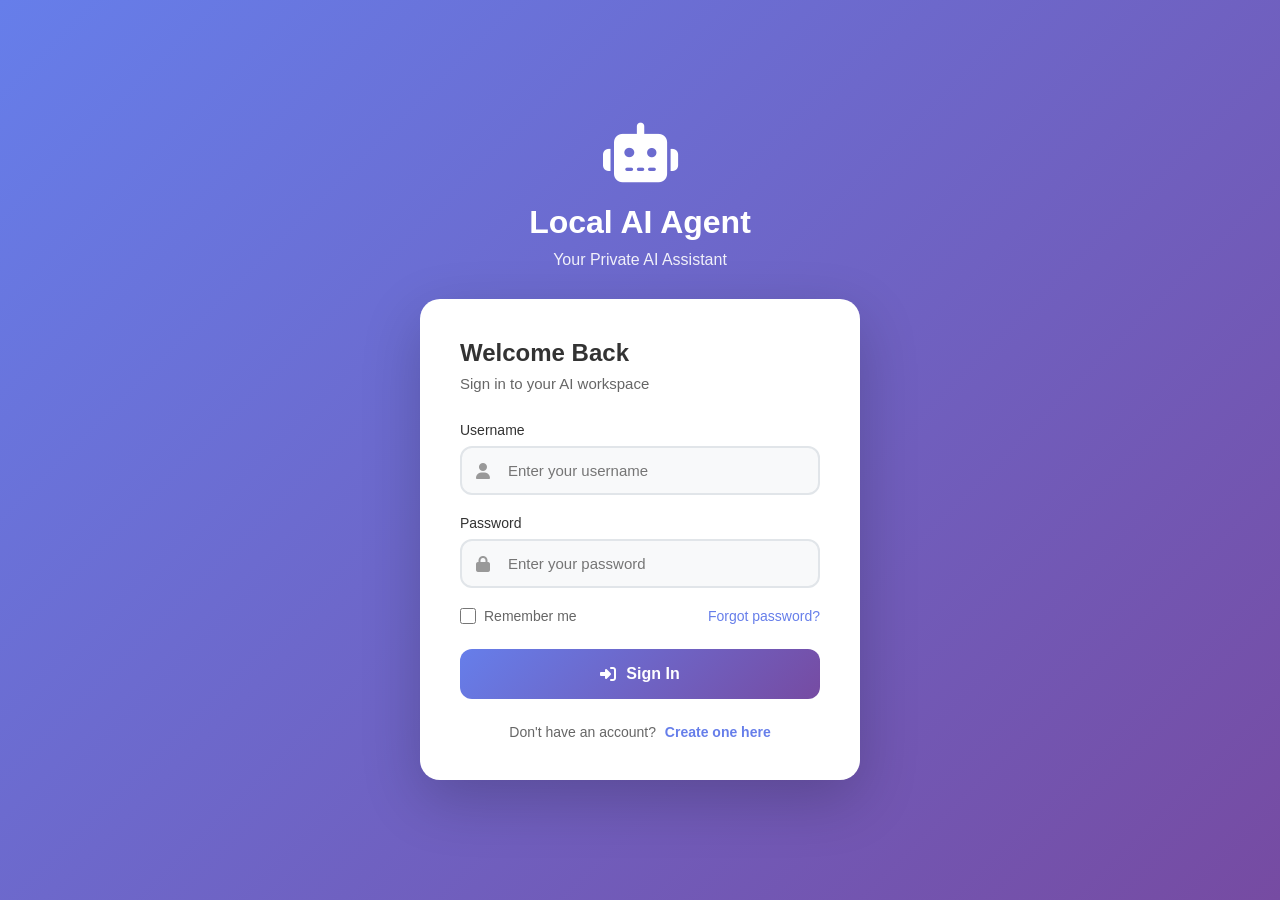
<file: frontend/chat.html>
<!DOCTYPE html>
<html lang="en">
<head>
    <meta charset="UTF-8">
    <meta name="viewport" content="width=device-width, initial-scale=1.0">
    <title>Chat - Local AI Agent</title>
    <link rel="stylesheet" href="https://cdnjs.cloudflare.com/ajax/libs/font-awesome/6.4.0/css/all.min.css">
    <style>
        * {
            margin: 0;
            padding: 0;
            box-sizing: border-box;
            font-family: -apple-system, BlinkMacSystemFont, 'Segoe UI', Roboto, sans-serif;
        }

        :root {
            --bg-primary: #1a1a1a;
            --bg-secondary: #2d2d2d;
            --bg-tertiary: #363636;
            --text-primary: #ffffff;
            --text-secondary: #b3b3b3;
            --accent: #667eea;
            --accent-dark: #5a67d8;
            --user-message: #2b3a55;
            --ai-message: #2d2d2d;
            --border: #404040;
            --sidebar-width: 260px;
            --header-height: 60px;
            --success: #10b981;
            --warning: #f59e0b;
            --error: #ef4444;
        }

        [data-theme="light"] {
            --bg-primary: #ffffff;
            --bg-secondary: #f7f7f8;
            --bg-tertiary: #ececf1;
            --text-primary: #353740;
            --text-secondary: #6e6e80;
            --accent: #667eea;
            --accent-dark: #5a67d8;
            --user-message: #e3f2fd;
            --ai-message: #f7f7f8;
            --border: #e5e5e5;
        }

        [data-theme="blue"] {
            --bg-primary: #1e3c72;
            --bg-secondary: #29539b;
            --bg-tertiary: #1e3c72;
            --text-primary: #ffffff;
            --text-secondary: #e0e0e0;
            --accent: #4facfe;
            --accent-dark: #00c6fb;
            --user-message: #2a5298;
            --ai-message: #1e3c72;
            --border: #2a5298;
        }

        [data-theme="green"] {
            --bg-primary: #1f4f43;
            --bg-secondary: #2e7d5e;
            --bg-tertiary: #1f4f43;
            --text-primary: #ffffff;
            --text-secondary: #e0e0e0;
            --accent: #4caf50;
            --accent-dark: #45a049;
            --user-message: #2e7d5e;
            --ai-message: #1f4f43;
            --border: #2e7d5e;
        }

        body {
            background: var(--bg-primary);
            color: var(--text-primary);
            height: 100vh;
            overflow: hidden;
            transition: background-color 0.3s, color 0.3s;
        }

        /* Header */
        .header {
            height: var(--header-height);
            background: var(--bg-secondary);
            border-bottom: 1px solid var(--border);
            display: flex;
            align-items: center;
            justify-content: space-between;
            padding: 0 20px;
            position: fixed;
            top: 0;
            left: 0;
            right: 0;
            z-index: 100;
        }

        .logo {
            display: flex;
            align-items: baseline;
            gap: 8px;
        }

        .logo h1 {
            font-size: 20px;
            font-weight: 600;
            background: linear-gradient(135deg, #667eea 0%, #764ba2 100%);
            -webkit-background-clip: text;
            -webkit-text-fill-color: transparent;
        }

        .logo-subtitle {
            font-size: 12px;
            color: var(--text-secondary);
        }

        .user-info {
            display: flex;
            align-items: center;
            gap: 15px;
        }

        .avatar {
            width: 35px;
            height: 35px;
            border-radius: 50%;
            background: linear-gradient(135deg, #667eea 0%, #764ba2 100%);
            display: flex;
            align-items: center;
            justify-content: center;
            font-weight: 600;
            color: white;
        }

        .settings-btn, .logout-btn {
            background: var(--bg-tertiary);
            border: 1px solid var(--border);
            color: var(--text-primary);
            padding: 8px 15px;
            border-radius: 8px;
            cursor: pointer;
            font-size: 14px;
            transition: all 0.2s;
        }

        .settings-btn:hover, .logout-btn:hover {
            background: var(--accent);
            color: white;
            border-color: var(--accent);
        }

        /* Status Bar */
        .status-bar {
            background: var(--bg-tertiary);
            padding: 5px 20px;
            display: flex;
            align-items: center;
            gap: 15px;
            font-size: 12px;
            border-bottom: 1px solid var(--border);
            position: fixed;
            top: var(--header-height);
            left: 0;
            right: 0;
            z-index: 99;
        }

        .status-indicator {
            display: flex;
            align-items: center;
            gap: 5px;
        }

        .status-dot {
            width: 8px;
            height: 8px;
            border-radius: 50%;
            animation: pulse 2s infinite;
        }

        .status-dot.online {
            background: var(--success);
            box-shadow: 0 0 5px var(--success);
        }

        .status-dot.warning {
            background: var(--warning);
            box-shadow: 0 0 5px var(--warning);
        }

        .status-dot.offline {
            background: var(--error);
            box-shadow: 0 0 5px var(--error);
        }

        @keyframes pulse {
            0% { opacity: 1; }
            50% { opacity: 0.5; }
            100% { opacity: 1; }
        }

        .status-text {
            color: var(--text-secondary);
        }

        .model-name {
            color: var(--accent);
            font-weight: 600;
            cursor: pointer;
            padding: 2px 8px;
            border-radius: 12px;
            background: var(--bg-secondary);
        }

        .model-name:hover {
            background: var(--accent);
            color: white;
        }

        /* Chat Container */
        .chat-container {
            display: flex;
            height: calc(100vh - var(--header-height) - 30px);
            margin-top: calc(var(--header-height) + 30px);
        }

        /* Sidebar */
        .chat-sidebar {
            width: var(--sidebar-width);
            background: var(--bg-secondary);
            border-right: 1px solid var(--border);
            display: flex;
            flex-direction: column;
            overflow: hidden;
        }

        .sidebar-header {
            padding: 20px;
            border-bottom: 1px solid var(--border);
            display: flex;
            justify-content: space-between;
            align-items: center;
        }

        .sidebar-header h3 {
            font-size: 16px;
            color: var(--text-secondary);
        }

        .new-chat-btn {
            background: var(--accent);
            color: white;
            border: none;
            padding: 8px 12px;
            border-radius: 6px;
            cursor: pointer;
            font-size: 13px;
            display: flex;
            align-items: center;
            gap: 5px;
            transition: all 0.2s;
        }

        .new-chat-btn:hover {
            background: var(--accent-dark);
            transform: translateY(-1px);
        }

        .files-section {
            padding: 15px;
            border-bottom: 1px solid var(--border);
        }

        .files-section h4 {
            color: var(--text-secondary);
            font-size: 14px;
            margin-bottom: 10px;
        }

        .files-list {
            max-height: 150px;
            overflow-y: auto;
        }

        .file-item {
            background: var(--bg-tertiary);
            border-radius: 6px;
            padding: 8px 12px;
            margin-bottom: 8px;
            font-size: 12px;
            display: flex;
            align-items: center;
            gap: 8px;
            color: var(--text-secondary);
            border-left: 3px solid var(--accent);
        }

        .file-item i {
            color: var(--accent);
        }

        .file-item .file-name {
            flex: 1;
            white-space: nowrap;
            overflow: hidden;
            text-overflow: ellipsis;
        }

        .file-item .file-size {
            font-size: 10px;
            opacity: 0.7;
        }

        .search-history {
            flex: 1;
            overflow-y: auto;
            padding: 15px;
        }

        .empty-search {
            text-align: center;
            color: var(--text-secondary);
            padding: 30px 0;
        }

        .empty-search i {
            font-size: 40px;
            margin-bottom: 10px;
            opacity: 0.5;
        }

        /* Main Chat Area */
        .chat-main {
            flex: 1;
            display: flex;
            flex-direction: column;
            background: var(--bg-primary);
            overflow: hidden;
        }

        .chat-header {
            padding: 20px;
            border-bottom: 1px solid var(--border);
            display: flex;
            justify-content: space-between;
            align-items: center;
        }

        .chat-title {
            font-size: 18px;
            font-weight: 500;
        }

        .action-btn {
            background: var(--bg-tertiary);
            border: 1px solid var(--border);
            color: var(--text-primary);
            padding: 6px 12px;
            border-radius: 6px;
            cursor: pointer;
            font-size: 13px;
            transition: all 0.2s;
        }

        .action-btn:hover {
            background: var(--accent);
            color: white;
            border-color: var(--accent);
        }

        .chat-messages {
            flex: 1;
            overflow-y: auto;
            padding: 20px;
            display: flex;
            flex-direction: column;
            gap: 20px;
        }

        .simple-welcome {
            text-align: center;
            padding: 60px 20px;
            color: var(--text-secondary);
            animation: fadeIn 0.5s ease;
        }

        @keyframes fadeIn {
            from { opacity: 0; transform: translateY(20px); }
            to { opacity: 1; transform: translateY(0); }
        }

        .simple-welcome-icon {
            font-size: 80px;
            margin-bottom: 20px;
            color: var(--accent);
            animation: float 3s ease-in-out infinite;
        }

        @keyframes float {
            0%, 100% { transform: translateY(0); }
            50% { transform: translateY(-10px); }
        }

        .simple-welcome-title {
            font-size: 28px;
            margin-bottom: 10px;
            color: var(--text-primary);
        }

        .simple-welcome-subtitle {
            font-size: 16px;
            opacity: 0.8;
        }

        /* Messages */
        .message {
            max-width: 80%;
            animation: slideIn 0.3s ease;
        }

        @keyframes slideIn {
            from { opacity: 0; transform: translateY(10px); }
            to { opacity: 1; transform: translateY(0); }
        }

        .user-message {
            align-self: flex-end;
        }

        .ai-message {
            align-self: flex-start;
        }

        .message-header {
            font-size: 12px;
            color: var(--text-secondary);
            margin-bottom: 4px;
            padding: 0 12px;
        }

        .message-content {
            background: var(--bg-tertiary);
            padding: 12px 16px;
            border-radius: 18px;
            color: var(--text-primary);
            line-height: 1.5;
            font-size: 14px;
            word-wrap: break-word;
        }

        .user-message .message-content {
            background: var(--accent);
            color: white;
            border-bottom-right-radius: 4px;
        }

        .ai-message .message-content {
            background: var(--bg-secondary);
            border-bottom-left-radius: 4px;
        }

        /* File Upload Preview */
        .file-preview-container {
            padding: 10px 20px 0 20px;
        }

        .file-preview {
            background: var(--bg-tertiary);
            border-radius: 8px;
            padding: 10px 15px;
            display: flex;
            align-items: center;
            gap: 12px;
            border: 1px solid var(--accent);
            animation: slideUp 0.3s ease;
        }

        .file-preview i {
            font-size: 24px;
            color: var(--accent);
        }

        .file-preview-info {
            flex: 1;
        }

        .file-preview-name {
            font-weight: 600;
            font-size: 14px;
            color: var(--text-primary);
        }

        .file-preview-size {
            font-size: 12px;
            color: var(--text-secondary);
        }

        .file-preview-remove {
            background: none;
            border: none;
            color: var(--text-secondary);
            cursor: pointer;
            font-size: 18px;
            padding: 5px;
        }

        .file-preview-remove:hover {
            color: var(--error);
        }

        /* Input Area */
        .chat-input-container {
            padding: 20px;
            border-top: 1px solid var(--border);
            background: var(--bg-secondary);
        }

        .chat-input-wrapper {
            display: flex;
            gap: 10px;
            align-items: flex-end;
            background: var(--bg-tertiary);
            border-radius: 12px;
            padding: 10px;
        }

        .chat-input {
            flex: 1;
        }

        .chat-input textarea {
            width: 100%;
            background: transparent;
            border: none;
            color: var(--text-primary);
            font-size: 14px;
            line-height: 1.5;
            max-height: 150px;
            resize: none;
            outline: none;
            padding: 8px;
        }

        .chat-input textarea::placeholder {
            color: var(--text-secondary);
        }

        .chat-input textarea:disabled {
            opacity: 0.5;
            cursor: not-allowed;
        }

        .input-buttons {
            display: flex;
            gap: 8px;
        }

        .upload-btn, .send-btn {
            background: var(--accent);
            color: white;
            border: none;
            padding: 10px 16px;
            border-radius: 8px;
            cursor: pointer;
            font-size: 14px;
            transition: all 0.2s;
        }

        .upload-btn {
            background: var(--bg-tertiary);
            color: var(--text-primary);
        }

        .upload-btn:hover:not(:disabled) {
            background: var(--accent);
            color: white;
        }

        .send-btn:hover:not(:disabled) {
            background: var(--accent-dark);
            transform: translateY(-1px);
        }

        .upload-btn:disabled, .send-btn:disabled {
            opacity: 0.5;
            cursor: not-allowed;
        }

        .input-hint {
            font-size: 12px;
            color: var(--text-secondary);
            margin-top: 6px;
            text-align: right;
        }

        /* Settings Modal */
        .settings-modal {
            position: fixed;
            top: 0;
            left: 0;
            right: 0;
            bottom: 0;
            background: rgba(0, 0, 0, 0.5);
            display: flex;
            align-items: center;
            justify-content: center;
            z-index: 1000;
            opacity: 0;
            visibility: hidden;
            transition: all 0.3s;
        }

        .settings-modal.active {
            opacity: 1;
            visibility: visible;
        }

        .settings-content {
            background: var(--bg-secondary);
            border-radius: 12px;
            width: 90%;
            max-width: 500px;
            animation: slideUp 0.3s ease;
        }

        @keyframes slideUp {
            from { transform: translateY(50px); opacity: 0; }
            to { transform: translateY(0); opacity: 1; }
        }

        .settings-header {
            padding: 20px;
            border-bottom: 1px solid var(--border);
            display: flex;
            justify-content: space-between;
            align-items: center;
        }

        .settings-title {
            font-size: 18px;
            color: var(--text-primary);
        }

        .close-settings {
            background: none;
            border: none;
            color: var(--text-secondary);
            font-size: 24px;
            cursor: pointer;
            transition: color 0.2s;
        }

        .close-settings:hover {
            color: var(--accent);
        }

        .settings-body {
            padding: 20px;
            max-height: 400px;
            overflow-y: auto;
        }

        .settings-section {
            margin-bottom: 25px;
        }

        .setting-label {
            display: block;
            margin-bottom: 10px;
            color: var(--text-primary);
            font-size: 14px;
            font-weight: 600;
        }

        /* Theme Toggle Buttons */
        .theme-buttons {
            display: flex;
            gap: 10px;
            flex-wrap: wrap;
        }

        .theme-btn {
            flex: 1;
            min-width: 80px;
            padding: 10px;
            border: 1px solid var(--border);
            background: var(--bg-tertiary);
            color: var(--text-primary);
            border-radius: 8px;
            cursor: pointer;
            font-size: 13px;
            transition: all 0.2s;
            display: flex;
            align-items: center;
            justify-content: center;
            gap: 5px;
        }

        .theme-btn:hover {
            background: var(--accent);
            color: white;
            border-color: var(--accent);
        }

        .theme-btn.active {
            background: var(--accent);
            color: white;
            border-color: var(--accent);
        }

        .theme-btn i {
            font-size: 14px;
        }

        /* Model Select */
        .model-select {
            width: 100%;
            padding: 12px;
            background: var(--bg-tertiary);
            border: 1px solid var(--border);
            color: var(--text-primary);
            border-radius: 8px;
            font-size: 14px;
            cursor: pointer;
            margin-bottom: 10px;
        }

        .model-select option {
            background: var(--bg-secondary);
        }

        .refresh-models-btn {
            background: var(--bg-tertiary);
            border: 1px solid var(--border);
            color: var(--text-primary);
            padding: 10px;
            border-radius: 8px;
            cursor: pointer;
            font-size: 13px;
            display: flex;
            align-items: center;
            justify-content: center;
            gap: 5px;
            width: 100%;
            transition: all 0.2s;
        }

        .refresh-models-btn:hover {
            background: var(--accent);
            color: white;
            border-color: var(--accent);
        }

        .current-model-info {
            margin-top: 10px;
            padding: 10px;
            background: var(--bg-tertiary);
            border-radius: 8px;
            font-size: 12px;
            color: var(--text-secondary);
            border-left: 3px solid var(--accent);
        }

        .settings-footer {
            padding: 20px;
            border-top: 1px solid var(--border);
            display: flex;
            justify-content: flex-end;
            gap: 10px;
        }

        .save-btn, .cancel-btn {
            padding: 8px 16px;
            border-radius: 6px;
            border: none;
            cursor: pointer;
            font-size: 14px;
            transition: all 0.2s;
        }

        .save-btn {
            background: var(--accent);
            color: white;
        }

        .save-btn:hover {
            background: var(--accent-dark);
        }

        .cancel-btn {
            background: var(--bg-tertiary);
            color: var(--text-primary);
            border: 1px solid var(--border);
        }

        .cancel-btn:hover {
            background: var(--border);
        }

        /* Loading indicator */
        .loading-dots {
            display: inline-flex;
            gap: 4px;
            padding: 12px 16px;
            background: var(--bg-secondary);
            border-radius: 18px;
            border-bottom-left-radius: 4px;
        }

        .loading-dots span {
            width: 8px;
            height: 8px;
            background: var(--text-secondary);
            border-radius: 50%;
            animation: bounce 1.4s infinite ease-in-out both;
        }

        .loading-dots span:nth-child(1) { animation-delay: -0.32s; }
        .loading-dots span:nth-child(2) { animation-delay: -0.16s; }

        @keyframes bounce {
            0%, 80%, 100% { transform: scale(0); }
            40% { transform: scale(1); }
        }

        /* Scrollbar */
        ::-webkit-scrollbar {
            width: 8px;
            height: 8px;
        }

        ::-webkit-scrollbar-track {
            background: var(--bg-tertiary);
        }

        ::-webkit-scrollbar-thumb {
            background: var(--border);
            border-radius: 4px;
        }

        ::-webkit-scrollbar-thumb:hover {
            background: var(--accent);
        }

        /* Notification styles */
        .notification {
            position: fixed;
            top: 100px;
            right: 20px;
            padding: 15px 20px;
            border-radius: 12px;
            background: var(--bg-secondary);
            box-shadow: 0 10px 30px rgba(0,0,0,0.15);
            display: flex;
            align-items: center;
            gap: 12px;
            z-index: 1000;
            max-width: 350px;
            animation: slideIn 0.3s ease;
            border-left: 4px solid;
        }

        .notification.hidden {
            animation: slideOut 0.3s ease forwards;
        }

        @keyframes slideOut {
            from { transform: translateX(0); opacity: 1; }
            to { transform: translateX(100px); opacity: 0; }
        }

        .notification-icon {
            width: 36px;
            height: 36px;
            border-radius: 50%;
            display: flex;
            align-items: center;
            justify-content: center;
            font-size: 16px;
            flex-shrink: 0;
        }

        .notification.success { border-left-color: var(--success); }
        .notification.success .notification-icon { background: var(--success); color: white; }
        .notification.error { border-left-color: var(--error); }
        .notification.error .notification-icon { background: var(--error); color: white; }
        .notification.warning { border-left-color: var(--warning); }
        .notification.warning .notification-icon { background: var(--warning); color: white; }
        .notification.info { border-left-color: var(--accent); }
        .notification.info .notification-icon { background: var(--accent); color: white; }

        .notification-content {
            flex: 1;
        }

        .notification-content strong {
            display: block;
            margin-bottom: 4px;
            color: var(--text-primary);
        }

        .notification-content p {
            color: var(--text-secondary);
            font-size: 14px;
            line-height: 1.4;
        }

        .close-notification {
            background: none;
            border: none;
            color: var(--text-secondary);
            cursor: pointer;
            padding: 4px;
            font-size: 18px;
        }

        .close-notification:hover {
            color: var(--text-primary);
        }

        /* Debug Panel */
        .debug-panel {
            position: fixed;
            bottom: 20px;
            left: 20px;
            background: var(--bg-secondary);
            border: 1px solid var(--border);
            border-radius: 8px;
            padding: 10px;
            font-size: 11px;
            color: var(--text-secondary);
            max-width: 300px;
            display: none;
            z-index: 1000;
        }

        .debug-panel.visible {
            display: block;
        }

        .debug-panel pre {
            margin: 5px 0 0;
            white-space: pre-wrap;
            font-family: monospace;
        }

        .debug-toggle {
            position: fixed;
            bottom: 20px;
            right: 20px;
            background: var(--bg-tertiary);
            border: 1px solid var(--border);
            color: var(--text-secondary);
            width: 30px;
            height: 30px;
            border-radius: 50%;
            display: flex;
            align-items: center;
            justify-content: center;
            cursor: pointer;
            font-size: 12px;
            z-index: 1000;
            opacity: 0.5;
            transition: opacity 0.2s;
        }

        .debug-toggle:hover {
            opacity: 1;
        }

        /* Responsive */
        @media (max-width: 768px) {
            .chat-sidebar {
                position: fixed;
                left: -260px;
                transition: left 0.3s;
                z-index: 90;
            }
            
            .chat-sidebar.active {
                left: 0;
            }
            
            .message {
                max-width: 90%;
            }
        }
    </style>
</head>
<body data-theme="dark">
    <div id="notificationContainer"></div>

    <!-- HEADER -->
    <header class="header">
        <div class="logo">
            <h1>Local AI Agent</h1>
            <span class="logo-subtitle"></span>
        </div>
        <div class="user-info">
            <div class="avatar" id="userAvatar">U</div>
            <button class="settings-btn" id="settingsBtn"><i class="fas fa-cog"></i></button>
            <button class="logout-btn" id="logoutBtn">Logout</button>
        </div>
    </header>

    <!-- STATUS BAR -->
    <div class="status-bar" id="statusBar">
        <div class="status-indicator">
            <div class="status-dot offline" id="statusDot"></div>
            <span class="status-text" id="statusText">Checking Ollama...</span>
        </div>
        <div class="status-indicator">
            <i class="fas fa-microchip"></i>
            <span class="model-name" id="modelName" title="Click to change model in settings">qwen2.5:0.5b</span>
        </div>
    </div>

    <!-- CHAT CONTAINER -->
    <div class="chat-container">
        <!-- SIDEBAR -->
        <aside class="chat-sidebar">
            <div class="sidebar-header">
                <h3>History</h3>
                <button class="new-chat-btn" id="newChatBtn"><i class="fas fa-plus"></i> New Chat</button>
            </div>
            
            <!-- Uploaded Files Section -->
            <div class="files-section">
                <h4><i class="fas fa-file-alt"></i> Uploaded Files</h4>
                <div class="files-list" id="filesList">
                    <div class="empty-search" style="padding: 10px;">
                        <i class="fas fa-cloud-upload-alt"></i>
                        <p style="font-size: 12px;">No files uploaded</p>
                    </div>
                </div>
            </div>
            
            <div class="search-history" id="historyList">
                <div class="empty-search">
                    <i class="fas fa-clock"></i>
                    <p>No chats yet</p>
                    <p style="font-size: 12px; margin-top: 10px;">Start a conversation to see history</p>
                </div>
            </div>
        </aside>

        <!-- MAIN CHAT -->
        <main class="chat-main">
            <div class="chat-header">
                <h2 class="chat-title">Welcome, <span id="usernameDisplay">User</span>!</h2>
                <div class="chat-actions">
                    <button class="action-btn" id="clearChatBtn">Clear</button>
                </div>
            </div>
            
            <!-- File Upload Preview (appears when file is selected) -->
            <div class="file-preview-container" id="filePreviewContainer" style="display: none;">
                <div class="file-preview" id="filePreview">
                    <i class="fas fa-file-alt"></i>
                    <div class="file-preview-info">
                        <div class="file-preview-name" id="filePreviewName">filename.txt</div>
                        <div class="file-preview-size" id="filePreviewSize">0 KB</div>
                    </div>
                    <button class="file-preview-remove" id="filePreviewRemove" title="Remove file">
                        <i class="fas fa-times"></i>
                    </button>
                </div>
            </div>
            
            <div class="chat-messages" id="chatMessages">
                <div class="simple-welcome">
                    <div class="simple-welcome-icon"><i class="fas fa-robot"></i></div>
                    <h3 class="simple-welcome-title">Hello!</h3>
                    <p class="simple-welcome-subtitle">Start a conversation by typing below.</p>
                </div>
            </div>
            <div class="chat-input-container">
                <div class="chat-input-wrapper">
                    <div class="chat-input">
                        <textarea id="messageInput" placeholder="Type a message..." rows="1" disabled></textarea>
                    </div>
                    <div class="input-buttons">
                        <button class="upload-btn" id="uploadBtn" disabled><i class="fas fa-file-upload"></i></button>
                        <button class="send-btn" id="sendBtn" disabled>Send</button>
                    </div>
                </div>
                <div class="input-hint">Press Enter to send your message</div>
            </div>
        </main>
    </div>

    <!-- File Upload Input -->
    <input type="file" id="fileInput" style="display: none;" accept=".txt,.pdf,.docx">

    <!-- SETTINGS MODAL -->
    <div class="settings-modal" id="settingsModal">
        <div class="settings-content">
            <div class="settings-header">
                <h2 class="settings-title">Settings</h2>
                <button class="close-settings" id="closeSettingsBtn">&times;</button>
            </div>
            <div class="settings-body">
                <!-- Theme Selection with Buttons -->
                <div class="settings-section">
                    <label class="setting-label">Theme:</label>
                    <div class="theme-buttons">
                        <button class="theme-btn" data-theme="dark" id="themeDarkBtn">
                            <i class="fas fa-moon"></i> Dark
                        </button>
                        <button class="theme-btn" data-theme="light" id="themeLightBtn">
                            <i class="fas fa-sun"></i> Light
                        </button>
                        <button class="theme-btn" data-theme="blue" id="themeBlueBtn">
                            <i class="fas fa-water"></i> Blue
                        </button>
                        <button class="theme-btn" data-theme="green" id="themeGreenBtn">
                            <i class="fas fa-leaf"></i> Green
                        </button>
                    </div>
                </div>

                <!-- Model Selection -->
                <div class="settings-section">
                    <label class="setting-label">Model:</label>
                    <select class="model-select" id="modelSelect">
                        <option value="">Loading models...</option>
                    </select>
                    <button class="refresh-models-btn" id="refreshModelsBtn">
                        <i class="fas fa-sync-alt"></i> Refresh Models
                    </button>
                    <div class="current-model-info" id="currentModelInfo">
                        Current: <span id="currentModelName">qwen2.5:0.5b</span>
                    </div>
                </div>

                <!-- Uploaded Files Info -->
                <div class="settings-section">
                    <label class="setting-label">Uploaded Files:</label>
                    <div id="settingsFilesList" style="max-height: 100px; overflow-y: auto;">
                        <p style="color: var(--text-secondary); font-size: 12px;">No files uploaded</p>
                    </div>
                </div>
            </div>
            <div class="settings-footer">
                <button class="save-btn" id="saveSettingsBtn">Save</button>
                <button class="cancel-btn" id="cancelSettingsBtn">Cancel</button>
            </div>
        </div>
    </div>

    <!-- DEBUG PANEL -->
    <div class="debug-panel" id="debugPanel">
        <strong>Debug Info</strong>
        <pre id="debugContent">Loading...</pre>
    </div>
    <div class="debug-toggle" id="debugToggle" title="Toggle Debug Panel">🐛</div>

    <script>
        // ==================== GLOBAL VARIABLES ====================
        let ollamaStatus = {
            running: false,
            modelAvailable: false,
            models: [],
            currentModel: 'qwen2.5:0.5b',
            error: null
        };
        let debugMode = false;
        let uploadedFiles = [];
        let currentFile = null;

        // ==================== NOTIFICATION SYSTEM ====================
        function showNotification(message, type = 'info', duration = 4000) {
            const container = document.getElementById('notificationContainer');
            const id = 'n-' + Date.now();
            const icons = {
                success: '✓',
                error: '✗',
                warning: '⚠️',
                info: '🤖'
            };
            
            const notification = document.createElement('div');
            notification.id = id;
            notification.className = `notification ${type}`;
            notification.innerHTML = `
                <div class="notification-icon">${icons[type] || icons.info}</div>
                <div class="notification-content">
                    <strong>${type.toUpperCase()}</strong>
                    <p>${message}</p>
                </div>
                <button class="close-notification" onclick="closeNotification('${id}')">×</button>
            `;
            
            container.appendChild(notification);
            
            if (duration > 0) {
                setTimeout(() => closeNotification(id), duration);
            }
        }

        function closeNotification(id) {
            const notification = document.getElementById(id);
            if (notification) {
                notification.classList.add('hidden');
                setTimeout(() => notification.remove(), 300);
            }
        }

        // ==================== DEBUG FUNCTIONS ====================
        function toggleDebug() {
            debugMode = !debugMode;
            const panel = document.getElementById('debugPanel');
            panel.classList.toggle('visible', debugMode);
            if (debugMode) {
                updateDebugInfo();
            }
        }

        async function updateDebugInfo() {
            if (!debugMode) return;
            
            const debugContent = document.getElementById('debugContent');
            const info = {
                auth: {
                    isLoggedIn: localStorage.getItem('isLoggedIn'),
                    username: localStorage.getItem('username'),
                    userId: localStorage.getItem('userId')
                },
                ollama: ollamaStatus,
                uploadedFiles: uploadedFiles,
                currentFile: currentFile,
                theme: document.body.getAttribute('data-theme'),
                timestamp: new Date().toISOString()
            };
            
            debugContent.textContent = JSON.stringify(info, null, 2);
        }

        // ==================== AUTHENTICATION ====================
        function checkAuth() {
            const isLoggedIn = localStorage.getItem('isLoggedIn');
            const username = localStorage.getItem('username');
            const userId = localStorage.getItem('userId');
            
            console.log('Auth check:', { isLoggedIn, username, userId });
            
            if (!isLoggedIn || !username) {
                console.log('Not logged in, redirecting to login');
                window.location.href = 'login.html';
                return false;
            }
            
            document.getElementById('usernameDisplay').textContent = username;
            document.getElementById('userAvatar').textContent = username.charAt(0).toUpperCase();
            return true;
        }

        // ==================== FILE UPLOAD HANDLING ====================
        function formatFileSize(bytes) {
            if (bytes === 0) return '0 Bytes';
            const k = 1024;
            const sizes = ['Bytes', 'KB', 'MB', 'GB'];
            const i = Math.floor(Math.log(bytes) / Math.log(k));
            return parseFloat((bytes / Math.pow(k, i)).toFixed(2)) + ' ' + sizes[i];
        }

        function showFilePreview(file) {
            const previewContainer = document.getElementById('filePreviewContainer');
            const previewName = document.getElementById('filePreviewName');
            const previewSize = document.getElementById('filePreviewSize');
            
            previewName.textContent = file.name;
            previewSize.textContent = formatFileSize(file.size);
            previewContainer.style.display = 'block';
            
            currentFile = file;
            updateDebugInfo();
        }

        function hideFilePreview() {
            document.getElementById('filePreviewContainer').style.display = 'none';
            document.getElementById('fileInput').value = '';
            currentFile = null;
            updateDebugInfo();
        }

        function addFileToList(file) {
            uploadedFiles.push({
                name: file.name,
                size: file.size,
                type: file.type,
                uploadedAt: new Date().toISOString()
            });
            
            updateFilesList();
            updateDebugInfo();
        }

        function updateFilesList() {
            const filesList = document.getElementById('filesList');
            const settingsFilesList = document.getElementById('settingsFilesList');
            
            if (uploadedFiles.length === 0) {
                filesList.innerHTML = `
                    <div class="empty-search" style="padding: 10px;">
                        <i class="fas fa-cloud-upload-alt"></i>
                        <p style="font-size: 12px;">No files uploaded</p>
                    </div>
                `;
                settingsFilesList.innerHTML = '<p style="color: var(--text-secondary); font-size: 12px;">No files uploaded</p>';
                return;
            }
            
            // Update sidebar files list
            filesList.innerHTML = uploadedFiles.map(file => `
                <div class="file-item">
                    <i class="fas fa-file-alt"></i>
                    <span class="file-name">${file.name}</span>
                    <span class="file-size">${formatFileSize(file.size)}</span>
                </div>
            `).join('');
            
            // Update settings files list
            settingsFilesList.innerHTML = uploadedFiles.map(file => `
                <div style="padding: 5px; border-bottom: 1px solid var(--border); font-size: 12px;">
                    <i class="fas fa-file" style="color: var(--accent); margin-right: 5px;"></i>
                    ${file.name} (${formatFileSize(file.size)})
                </div>
            `).join('');
        }

        async function handleFileUpload() {
            const fileInput = document.getElementById('fileInput');
            const file = fileInput.files[0];
            if (!file) return;

            // Show preview immediately
            showFilePreview(file);

            const formData = new FormData();
            formData.append('file', file);

            try {
                showNotification('Uploading file...', 'info');
                
                const userId = localStorage.getItem('userId');
                
                const response = await fetch('/api/upload', {
                    method: 'POST',
                    headers: {
                        'X-USER-ID': userId
                    },
                    body: formData
                });

                const data = await response.json();
                
                if (data.success) {
                    addFileToList(file);
                    showNotification(`File "${file.name}" uploaded successfully!`, 'success');
                } else {
                    showNotification(data.error || 'Upload failed', 'error');
                    hideFilePreview();
                }
            } catch (err) {
                console.error('Upload error:', err);
                showNotification('Upload failed: ' + err.message, 'error');
                hideFilePreview();
            }
        }

        // ==================== OLLAMA STATUS CHECK ====================
        async function checkOllamaStatus() {
            updateDebugInfo();
            
            try {
                const response = await fetch('/api/check-ollama');
                const data = await response.json();
                
                ollamaStatus = {
                    running: data.ollama_running || false,
                    modelAvailable: data.model_available || false,
                    models: data.models || [],
                    currentModel: data.current_model || ollamaStatus.currentModel,
                    error: data.error || null
                };
                
                updateStatusUI(data);
                updateModelSelect();
                updateDebugInfo();
                
                return ollamaStatus;
            } catch (err) {
                console.error('Error checking Ollama:', err);
                
                ollamaStatus = {
                    running: false,
                    modelAvailable: false,
                    models: [],
                    currentModel: ollamaStatus.currentModel,
                    error: err.message
                };
                
                updateStatusUI({ ollama_running: false, error: err.message });
                updateModelSelect();
                updateDebugInfo();
                
                return ollamaStatus;
            }
        }

        function updateStatusUI(data) {
            const statusDot = document.getElementById('statusDot');
            const statusText = document.getElementById('statusText');
            const modelName = document.getElementById('modelName');
            const messageInput = document.getElementById('messageInput');
            const sendBtn = document.getElementById('sendBtn');
            const uploadBtn = document.getElementById('uploadBtn');
            
            if (data.ollama_running && data.model_available) {
                // Everything is working
                statusDot.className = 'status-dot online';
                statusText.textContent = 'Connected';
                modelName.textContent = data.current_model || ollamaStatus.currentModel;
                
                // Enable inputs
                messageInput.disabled = false;
                sendBtn.disabled = false;
                uploadBtn.disabled = false;
                
            } else if (data.ollama_running && !data.model_available) {
                // Ollama running but model missing
                statusDot.className = 'status-dot warning';
                statusText.textContent = 'Model Missing';
                modelName.textContent = 'Run: ollama pull ' + ollamaStatus.currentModel;
                
                // Disable inputs
                messageInput.disabled = true;
                sendBtn.disabled = true;
                uploadBtn.disabled = true;
                
                showNotification(`⚠️ Model ${ollamaStatus.currentModel} not found. Please run: ollama pull ${ollamaStatus.currentModel}`, 'warning', 8000);
                
            } else {
                // Ollama not running
                statusDot.className = 'status-dot offline';
                statusText.textContent = 'Ollama Offline';
                modelName.textContent = 'Start: ollama serve';
                
                // Disable inputs
                messageInput.disabled = true;
                sendBtn.disabled = true;
                uploadBtn.disabled = true;
                
                showNotification('⚠️ Ollama is not running. Please start it with: ollama serve', 'error', 8000);
            }
        }

        // ==================== MODEL MANAGEMENT ====================
        function updateModelSelect() {
            const modelSelect = document.getElementById('modelSelect');
            const currentModelName = document.getElementById('currentModelName');
            
            if (!ollamaStatus.models || ollamaStatus.models.length === 0) {
                modelSelect.innerHTML = '<option value="">No models available</option>';
                return;
            }
            
            modelSelect.innerHTML = ollamaStatus.models.map(model => 
                `<option value="${model}" ${model === ollamaStatus.currentModel ? 'selected' : ''}>${model}</option>`
            ).join('');
            
            currentModelName.textContent = ollamaStatus.currentModel;
        }

        async function refreshModels() {
            showNotification('Refreshing models...', 'info');
            await checkOllamaStatus();
        }

        async function changeModel(modelName) {
            if (!modelName) return;
            
            // Update current model
            ollamaStatus.currentModel = modelName;
            localStorage.setItem('selectedModel', modelName);
            
            // Update UI
            document.getElementById('modelName').textContent = modelName;
            document.getElementById('currentModelName').textContent = modelName;
            
            // Check if model is available
            if (ollamaStatus.models.includes(modelName)) {
                ollamaStatus.modelAvailable = true;
                showNotification(`Model changed to ${modelName}`, 'success');
            } else {
                ollamaStatus.modelAvailable = false;
                showNotification(`Model ${modelName} not found. Please pull it first.`, 'warning');
            }
            
            // Update status
            updateStatusUI({
                ollama_running: ollamaStatus.running,
                model_available: ollamaStatus.modelAvailable,
                current_model: modelName
            });
            
            updateDebugInfo();
        }

        // ==================== CHAT FUNCTIONS ====================
        function autoResizeTextarea() {
            const textarea = document.getElementById('messageInput');
            textarea.addEventListener('input', function() {
                this.style.height = 'auto';
                this.style.height = (this.scrollHeight) + 'px';
            });
        }

        async function sendMessage() {
            const textarea = document.getElementById('messageInput');
            const text = textarea.value.trim();
            
            if (!text) return;
            if (!ollamaStatus.running || !ollamaStatus.modelAvailable) {
                showNotification('Cannot send message: Ollama is not ready', 'error');
                return;
            }

            // Remove welcome message if present
            const welcome = document.querySelector('.simple-welcome');
            if (welcome) welcome.remove();

            // Add user message
            addMessage(text, 'user');
            textarea.value = '';
            textarea.style.height = 'auto';
            
            // Scroll to bottom
            const chatMessages = document.getElementById('chatMessages');
            chatMessages.scrollTop = chatMessages.scrollHeight;

            // Show loading indicator
            const loadingId = showLoadingIndicator();

            try {
                const userId = localStorage.getItem('userId');
                
                const response = await fetch('/api/chat', {
                    method: 'POST',
                    headers: {
                        'Content-Type': 'application/json',
                        'X-USER-ID': userId
                    },
                    body: JSON.stringify({ 
                        message: text,
                        model: ollamaStatus.currentModel 
                    })
                });

                // Remove loading indicator
                removeLoadingIndicator(loadingId);

                const data = await response.json();
                
                if (data.success) {
                    addMessage(data.response, 'ai');
                } else {
                    addMessage('Error: ' + (data.error || 'Could not get response'), 'ai');
                    showNotification(data.error || 'Failed to get response', 'error');
                }
            } catch (err) {
                // Remove loading indicator
                removeLoadingIndicator(loadingId);
                
                console.error('Chat error:', err);
                addMessage('Error: Could not connect to server. Make sure the backend is running.', 'ai');
                showNotification('Connection error. Make sure backend is running on port 8080', 'error');
            }

            chatMessages.scrollTop = chatMessages.scrollHeight;
            updateDebugInfo();
        }

        function showLoadingIndicator() {
            const chatMessages = document.getElementById('chatMessages');
            const loadingDiv = document.createElement('div');
            loadingDiv.className = 'message ai-message loading-message';
            loadingDiv.id = 'loading-' + Date.now();
            loadingDiv.innerHTML = `
                <div class="message-header">AI</div>
                <div class="loading-dots">
                    <span></span>
                    <span></span>
                    <span></span>
                </div>
            `;
            chatMessages.appendChild(loadingDiv);
            chatMessages.scrollTop = chatMessages.scrollHeight;
            return loadingDiv.id;
        }

        function removeLoadingIndicator(id) {
            const loading = document.getElementById(id);
            if (loading) loading.remove();
        }

        function addMessage(text, sender) {
            const chatMessages = document.getElementById('chatMessages');
            
            const msg = document.createElement('div');
            msg.classList.add('message', sender === 'user' ? 'user-message' : 'ai-message');

            const header = document.createElement('div');
            header.classList.add('message-header');
            header.textContent = sender === 'user' ? 'You' : 'AI';

            const content = document.createElement('div');
            content.classList.add('message-content');
            content.textContent = text;

            msg.appendChild(header);
            msg.appendChild(content);
            chatMessages.appendChild(msg);
        }

        function clearChat() {
            const chatMessages = document.getElementById('chatMessages');
            chatMessages.innerHTML = `
                <div class="simple-welcome">
                    <div class="simple-welcome-icon"><i class="fas fa-robot"></i></div>
                    <h3 class="simple-welcome-title">Hello!</h3>
                    <p class="simple-welcome-subtitle">Start a conversation by typing below.</p>
                </div>
            `;
        }

        function newChat() {
            clearChat();
        }

        // ==================== THEME MANAGEMENT ====================
        function setTheme(theme) {
            document.body.setAttribute('data-theme', theme);
            localStorage.setItem('theme', theme);
            
            // Update active button state
            document.querySelectorAll('.theme-btn').forEach(btn => {
                btn.classList.remove('active');
            });
            document.getElementById(`theme${theme.charAt(0).toUpperCase() + theme.slice(1)}Btn`).classList.add('active');
            
            showNotification(`Theme changed to ${theme}`, 'success');
        }

        // ==================== SETTINGS ====================
        function setupSettings() {
            const settingsModal = document.getElementById('settingsModal');
            const currentTheme = document.body.getAttribute('data-theme') || 'dark';
            
            // Set active theme button
            document.getElementById(`theme${currentTheme.charAt(0).toUpperCase() + currentTheme.slice(1)}Btn`).classList.add('active');
            
            // Theme buttons
            document.getElementById('themeDarkBtn').addEventListener('click', () => setTheme('dark'));
            document.getElementById('themeLightBtn').addEventListener('click', () => setTheme('light'));
            document.getElementById('themeBlueBtn').addEventListener('click', () => setTheme('blue'));
            document.getElementById('themeGreenBtn').addEventListener('click', () => setTheme('green'));

            // Settings modal open/close
            document.getElementById('settingsBtn').addEventListener('click', () => {
                updateModelSelect();
                updateFilesList();
                settingsModal.classList.add('active');
            });

            document.getElementById('closeSettingsBtn').addEventListener('click', () => {
                settingsModal.classList.remove('active');
            });

            document.getElementById('cancelSettingsBtn').addEventListener('click', () => {
                settingsModal.classList.remove('active');
            });

            // Model selection
            document.getElementById('modelSelect').addEventListener('change', (e) => {
                changeModel(e.target.value);
            });

            document.getElementById('refreshModelsBtn').addEventListener('click', refreshModels);

            // Save settings
            document.getElementById('saveSettingsBtn').addEventListener('click', () => {
                settingsModal.classList.remove('active');
                showNotification('Settings saved!', 'success');
            });
        }

        // ==================== LOGOUT ====================
        function setupLogout() {
            document.getElementById('logoutBtn').addEventListener('click', () => {
                localStorage.clear();
                window.location.href = 'login.html';
            });
        }

        // ==================== INITIALIZATION ====================
        function initialize() {
            console.log('Initializing chat...');
            
            // Check authentication first
            if (!checkAuth()) return;
            
            // Auto-resize textarea
            autoResizeTextarea();
            
            // Setup event listeners
            document.getElementById('sendBtn').addEventListener('click', sendMessage);
            document.getElementById('newChatBtn').addEventListener('click', newChat);
            document.getElementById('clearChatBtn').addEventListener('click', clearChat);
            
            // File upload
            document.getElementById('uploadBtn').addEventListener('click', () => {
                document.getElementById('fileInput').click();
            });
            document.getElementById('fileInput').addEventListener('change', handleFileUpload);
            document.getElementById('filePreviewRemove').addEventListener('click', hideFilePreview);
            
            // Model name click opens settings
            document.getElementById('modelName').addEventListener('click', () => {
                document.getElementById('settingsBtn').click();
            });
            
            // Textarea Enter key
            document.getElementById('messageInput').addEventListener('keydown', (e) => {
                if (e.key === 'Enter' && !e.shiftKey) {
                    e.preventDefault();
                    sendMessage();
                }
            });
            
            // Setup settings
            setupSettings();
            
            // Setup logout
            setupLogout();
            
            // Load saved theme
            const savedTheme = localStorage.getItem('theme');
            if (savedTheme) {
                setTheme(savedTheme);
            }
            
            // Load saved model
            const savedModel = localStorage.getItem('selectedModel');
            if (savedModel) {
                ollamaStatus.currentModel = savedModel;
            }
            
            // Setup debug toggle
            document.getElementById('debugToggle').addEventListener('click', toggleDebug);
            
            // Check Ollama status
            checkOllamaStatus();
            
            // Periodically check Ollama status (every 30 seconds)
            setInterval(checkOllamaStatus, 30000);
            
            console.log('Initialization complete');
        }

        // Start everything when page loads
        window.addEventListener('load', initialize);
    </script>
</body>
</html>
</file>
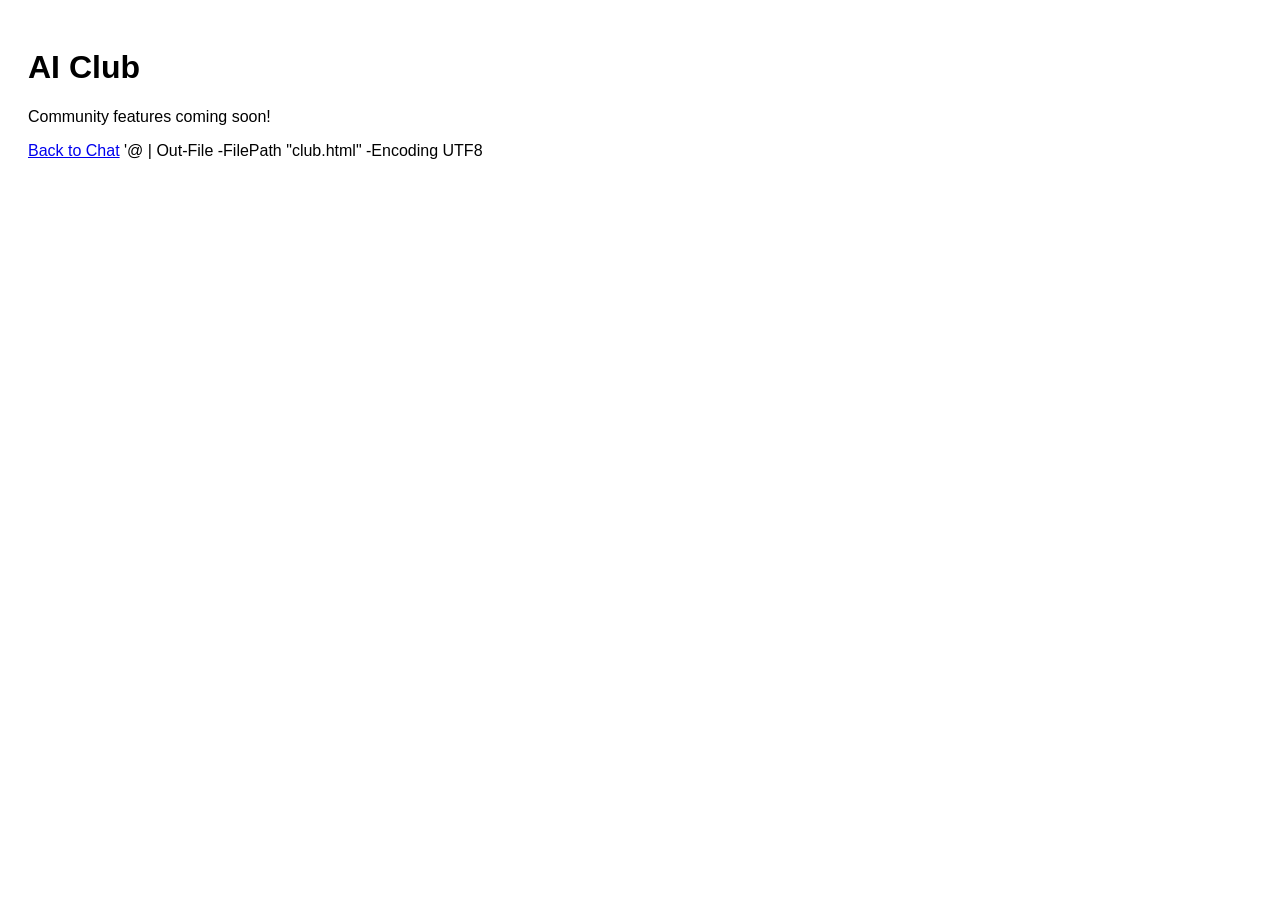
<file: frontend/club.html>
<!DOCTYPE html>
<html>
<head>
    <title>Club</title>
    <style>body{font-family:Arial;padding:20px;}</style>
</head>
<body>
    <h1>AI Club</h1>
    <p>Community features coming soon!</p>
    <a href="chat.html">Back to Chat</a>
</body>
</html>
'@ | Out-File -FilePath "club.html" -Encoding UTF8
</file>
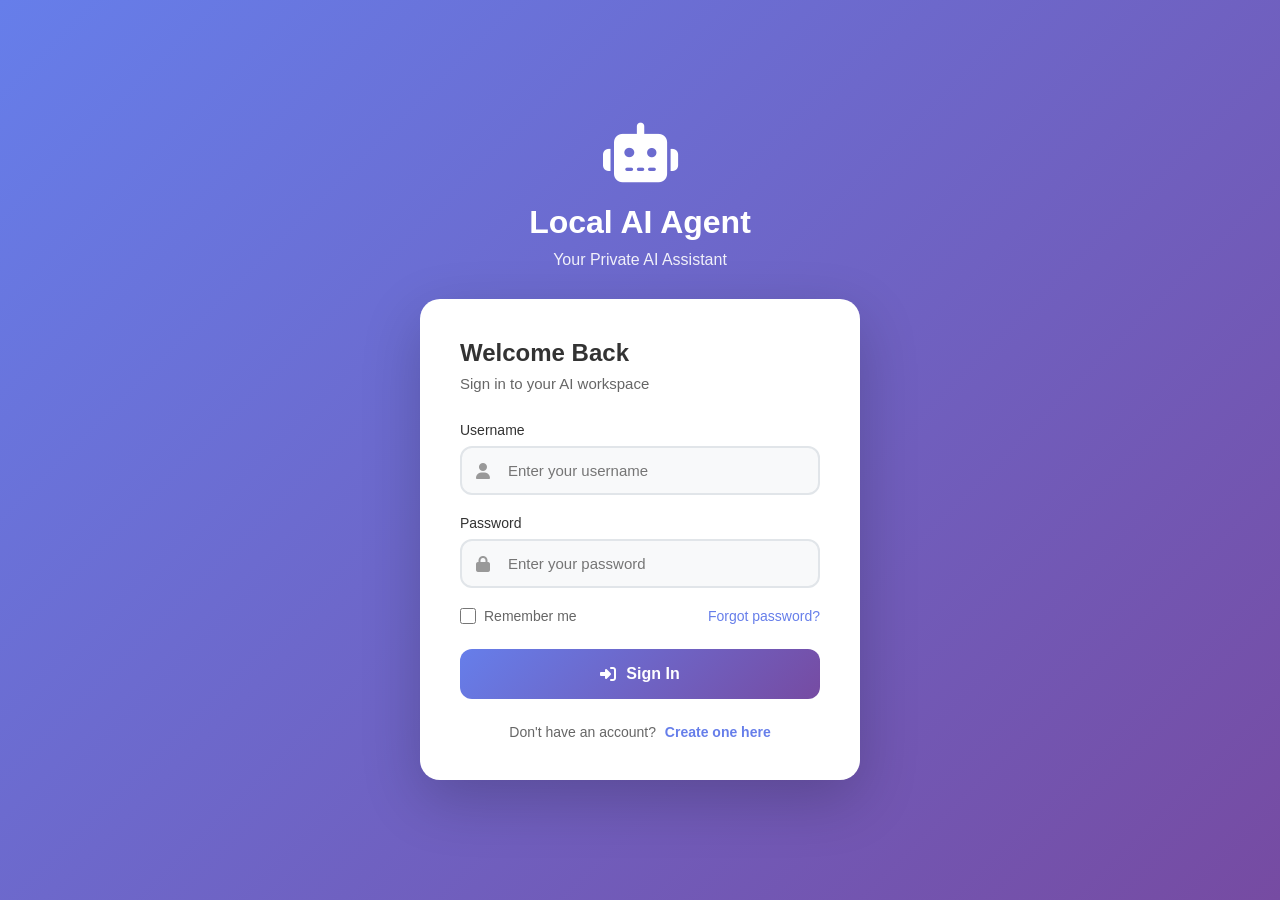
<file: frontend/login.html>
<!DOCTYPE html>
<html lang="en">
<head>
<meta charset="UTF-8">
<meta name="viewport" content="width=device-width, initial-scale=1.0">
<title>Login - Local AI Agent</title>
<link rel="stylesheet" href="https://cdnjs.cloudflare.com/ajax/libs/font-awesome/6.4.0/css/all.min.css">
<style>
* { margin:0; padding:0; box-sizing:border-box; }
body { font-family: -apple-system, BlinkMacSystemFont, 'Segoe UI', Roboto, sans-serif; background: linear-gradient(135deg,#667eea 0%,#764ba2 100%); min-height:100vh; display:flex; justify-content:center; align-items:center; padding:20px; }
.container { width:100%; max-width:440px; animation:fadeIn 0.5s ease; position:relative; z-index:2; }
@keyframes fadeIn { from{opacity:0;transform:translateY(-20px);} to{opacity:1;transform:translateY(0);} }
.logo { text-align:center; margin-bottom:30px; color:white; }
.logo-icon { font-size:60px; margin-bottom:15px; animation:float 3s ease-in-out infinite; }
@keyframes float { 0%,100%{transform:translateY(0);}50%{transform:translateY(-10px);} }
.logo h1 { font-size:32px; font-weight:700; margin-bottom:10px; }
.logo p { font-size:16px; opacity:0.9; }
.card { background:white; border-radius:20px; padding:40px; box-shadow:0 20px 60px rgba(0,0,0,0.2); }
.card h2 { font-size:24px; color:#333; margin-bottom:8px; }
.card .subtitle { color:#666; margin-bottom:30px; font-size:15px; }
.form-group { margin-bottom:20px; }
.form-group label { display:block; margin-bottom:8px; font-weight:500; color:#333; font-size:14px; }
.input-with-icon { position:relative; }
.input-icon { position:absolute; left:16px; top:50%; transform:translateY(-50%); color:#999; }
input[type="text"], input[type="password"] { width:100%; padding:14px 16px 14px 46px; border:2px solid #e1e5e9; border-radius:12px; font-size:15px; transition: all 0.2s; background:#f8f9fa; }
input:focus { outline:none; border-color:#667eea; background:white; box-shadow:0 0 0 3px rgba(102,126,234,0.1); }
.form-options { display:flex; justify-content:space-between; align-items:center; margin-bottom:25px; font-size:14px; }
.remember { display:flex; align-items:center; gap:8px; color:#666; }
.remember input { width:16px; height:16px; }
.forgot-password { color:#667eea; text-decoration:none; font-weight:500; cursor:pointer; }
.btn { width:100%; padding:16px; background:linear-gradient(135deg,#667eea 0%,#764ba2 100%); color:white; border:none; border-radius:12px; font-size:16px; font-weight:600; cursor:pointer; display:flex; align-items:center; justify-content:center; gap:10px; transition: all 0.2s; }
.btn:hover { transform:translateY(-2px); box-shadow:0 8px 25px rgba(102,126,234,0.3); }
.btn:disabled { opacity:0.6; cursor:not-allowed; transform:none; }
.signup-link { text-align:center; margin-top:25px; color:#666; font-size:14px; }
.signup-link a { color:#667eea; text-decoration:none; font-weight:600; margin-left:5px; }
.signup-link a:hover { text-decoration:underline; }
.notification { position:fixed; top:20px; right:20px; padding:15px 20px; border-radius:12px; background:white; box-shadow:0 10px 30px rgba(0,0,0,0.15); display:flex; align-items:center; gap:12px; z-index:1000; max-width:350px; animation:slideIn 0.3s ease; }
@keyframes slideIn { from{transform:translateX(100px);opacity:0;} to{transform:translateX(0);opacity:1;} }
@keyframes slideOut { from{transform:translateX(0);opacity:1;} to{transform:translateX(100px);opacity:0;} }
.notification.hidden { animation:slideOut 0.3s ease forwards; }
.notification-icon { width:36px; height:36px; border-radius:50%; display:flex; align-items:center; justify-content:center; font-size:16px; flex-shrink:0; }
.notification.success { border-left:4px solid #10b981; }
.notification.success .notification-icon { background:#10b981; color:white; }
.notification.error { border-left:4px solid #ef4444; }
.notification.error .notification-icon { background:#ef4444; color:white; }
.notification.info { border-left:4px solid #3b82f6; }
.notification.info .notification-icon { background:#3b82f6; color:white; }
.notification-content { flex:1; }
.notification-content strong { display:block; margin-bottom:4px; color:#333; }
.notification-content p { color:#666; font-size:14px; line-height:1.4; }
.close-notification { background:none; border:none; color:#999; cursor:pointer; padding:4px; font-size:18px; }
.close-notification:hover { color:#333; }
.spinner { display:inline-block; width:20px; height:20px; border:3px solid rgba(255,255,255,.3); border-radius:50%; border-top-color:white; animation:spin 1s ease-in-out infinite; }
@keyframes spin { to{transform:rotate(360deg);} }
</style>
</head>
<body>

<div id="notificationContainer"></div>

<div class="container">
    <div class="logo">
        <div class="logo-icon"><i class="fas fa-robot"></i></div>
        <h1>Local AI Agent</h1>
        <p>Your Private AI Assistant</p>
    </div>

    <div class="card">
        <h2>Welcome Back</h2>
        <p class="subtitle">Sign in to your AI workspace</p>

        <form id="loginForm">
            <div class="form-group">
                <label for="username">Username</label>
                <div class="input-with-icon">
                    <i class="fas fa-user input-icon"></i>
                    <input type="text" id="username" placeholder="Enter your username" required>
                </div>
            </div>

            <div class="form-group">
                <label for="password">Password</label>
                <div class="input-with-icon">
                    <i class="fas fa-lock input-icon"></i>
                    <input type="password" id="password" placeholder="Enter your password" required>
                </div>
            </div>

            <div class="form-options">
                <div class="remember">
                    <input type="checkbox" id="rememberMe">
                    <label for="rememberMe">Remember me</label>
                </div>
                <a class="forgot-password" id="forgotPasswordLink">Forgot password?</a>
            </div>

            <button type="submit" class="btn" id="loginBtn">
                <i class="fas fa-sign-in-alt"></i> Sign In
            </button>
        </form>

        <div class="signup-link">
            Don't have an account? <a href="signup.html">Create one here</a>
        </div>
    </div>
</div>

<script>
function showNotification(msg,type='info',duration=4000){
    const c=document.getElementById('notificationContainer');
    const id='n-'+Date.now();
    const icons={success:'✓',error:'✗',info:'🤖'};
    const n=document.createElement('div');
    n.id=id;n.className=`notification ${type}`;
    n.innerHTML=`<div class="notification-icon">${icons[type]||icons.info}</div>
    <div class="notification-content"><strong>${type.toUpperCase()}</strong><p>${msg}</p></div>
    <button class="close-notification" onclick="closeNotification('${id}')">×</button>`;
    c.appendChild(n);
    if(duration>0)setTimeout(()=>closeNotification(id),duration);
}
function closeNotification(id){const n=document.getElementById(id);if(n){n.classList.add('hidden');setTimeout(()=>n.remove(),300);}}

document.getElementById('loginForm').addEventListener('submit',async function(e){
    e.preventDefault();
    const username=document.getElementById('username').value.trim();
    const password=document.getElementById('password').value;
    const rememberMe=document.getElementById('rememberMe').checked;

    if(!username || !password){showNotification('Please fill in all fields','error'); return;}

    const loginBtn=document.getElementById('loginBtn');
    const originalText=loginBtn.innerHTML;
    loginBtn.innerHTML='<div class="spinner"></div> Signing in...';
    loginBtn.disabled=true;

    try{
        const response=await fetch('http://127.0.0.1:8080/api/login',{
            method:'POST',
            headers:{'Content-Type':'application/json'},
            body:JSON.stringify({username,password})
        });
        const data=await response.json();
        if(data.success){
            showNotification('Login successful! Redirecting...','success');
            if(rememberMe)localStorage.setItem('rememberedUser',username);
            else localStorage.removeItem('rememberedUser');
            localStorage.setItem('isLoggedIn','true');
            localStorage.setItem('username',username);
            localStorage.setItem('userId', data.user_id);
            setTimeout(()=>window.location.href='chat.html',1000);
        }else{
            showNotification(data.error || 'Invalid username or password','error');
            loginBtn.innerHTML=originalText;
            loginBtn.disabled=false;
        }
    }catch(err){
        console.error('Login error:',err);
        showNotification('Connection error. Make sure backend is running at http://127.0.0.1:8080','error');
        loginBtn.innerHTML=originalText;
        loginBtn.disabled=false;
    }
});

// Prefill remembered user
const rememberedUser=localStorage.getItem('rememberedUser');
if(rememberedUser){
    document.getElementById('username').value=rememberedUser;
    document.getElementById('rememberMe').checked=true;
}

// Forgot password handler
document.getElementById('forgotPasswordLink').addEventListener('click', function() {
    showNotification('Please contact admin to reset password', 'info');
});
</script>
</body>
</html>
</file>
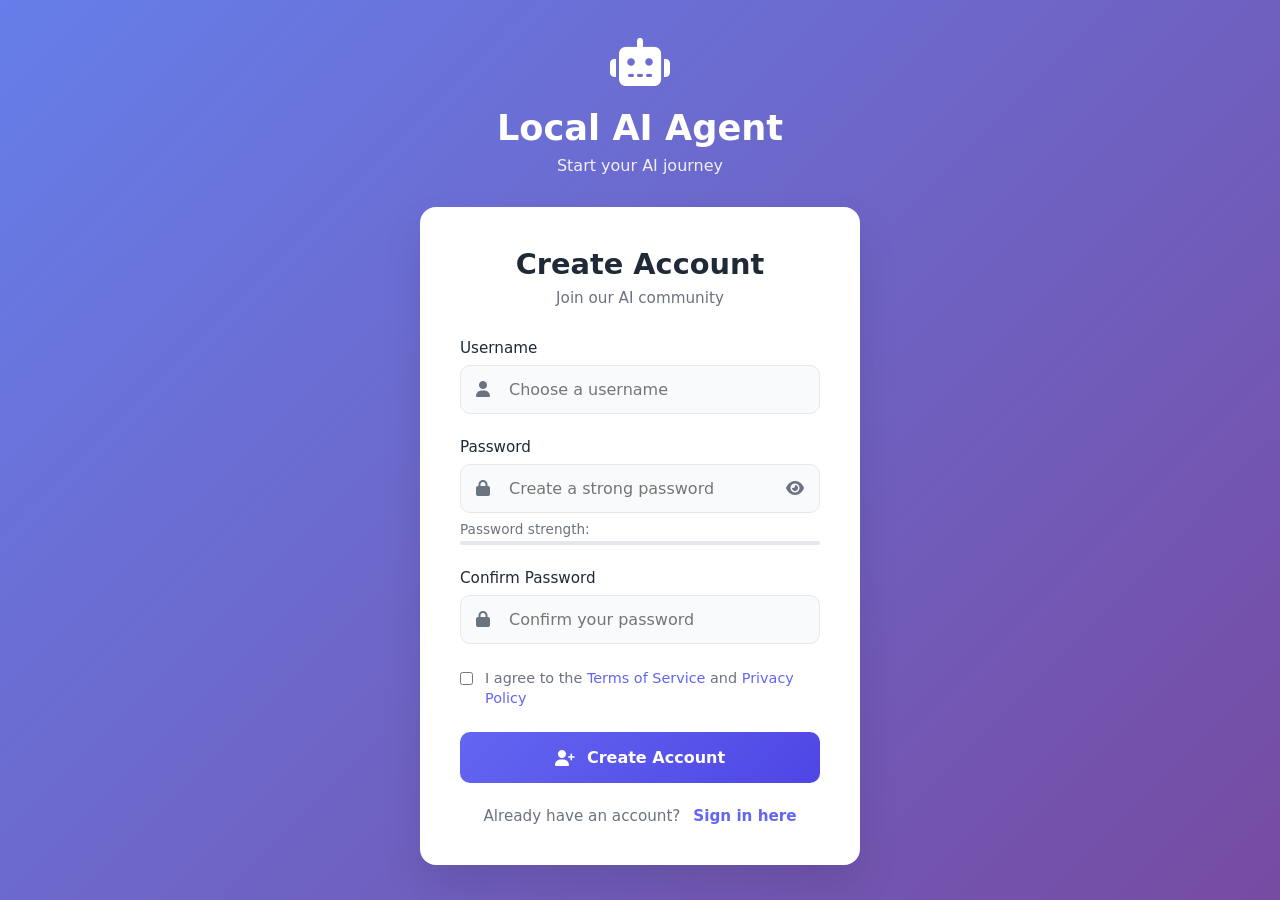
<file: frontend/signup.html>
<!DOCTYPE html>
<html lang="en">
<head>
<meta charset="UTF-8">
<meta name="viewport" content="width=device-width, initial-scale=1.0">
<title>Sign Up - Local AI Agent</title>
<link rel="stylesheet" href="https://cdnjs.cloudflare.com/ajax/libs/font-awesome/6.4.0/css/all.min.css">
<style>
* { margin:0; padding:0; box-sizing:border-box; font-family: 'Segoe UI', system-ui, sans-serif; }
:root { --primary: #6366f1; --primary-dark: #4f46e5; --secondary: #10b981; --dark:#1f2937; --light:#f9fafb; --gray:#6b7280; --gray-light:#e5e7eb; }
body { background: linear-gradient(135deg, #667eea 0%, #764ba2 100%); min-height: 100vh; display: flex; align-items: center; justify-content: center; padding:1rem; }
.container { width:100%; max-width:440px; }
.logo { text-align:center; margin-bottom:2rem; color:white; }
.logo-icon { font-size:3rem; margin-bottom:1rem; animation:float 3s ease-in-out infinite; }
@keyframes float {0%,100%{transform:translateY(0);}50%{transform:translateY(-10px);} }
.logo h1 { font-size:2.2rem; margin-bottom:0.5rem; font-weight:700; }
.logo p { font-size:1rem; opacity:0.9; }
.card { background:white; border-radius:16px; padding:2.5rem; box-shadow:0 20px 40px rgba(0,0,0,0.1); animation:slideUp 0.6s ease-out; }
@keyframes slideUp { from{opacity:0;transform:translateY(30px);} to{opacity:1;transform:translateY(0);} }
.card-header { text-align:center; margin-bottom:2rem; }
.card-header h2 { font-size:1.8rem; color:var(--dark); margin-bottom:0.5rem; }
.card-header p { color:var(--gray); font-size:0.95rem; }
.form-group { margin-bottom:1.5rem; }
.form-label { display:block; margin-bottom:0.5rem; color:var(--dark); font-weight:500; font-size:0.95rem; }
.input-with-icon { position:relative; }
.input-icon { position:absolute; left:1rem; top:50%; transform:translateY(-50%); color:var(--gray); }
.form-input { width:100%; padding:0.875rem 1rem 0.875rem 3rem; border:1px solid var(--gray-light); border-radius:10px; font-size:1rem; transition:all 0.2s; background-color:var(--light); }
.form-input:focus { outline:none; border-color:var(--primary); box-shadow:0 0 0 3px rgba(99,102,241,0.1); background-color:white; }
.password-toggle { position:absolute; right:1rem; top:50%; transform:translateY(-50%); background:none; border:none; color:var(--gray); cursor:pointer; font-size:1rem; }
.password-strength { margin-top:0.5rem; font-size:0.85rem; color:var(--gray); }
.strength-bar { height:4px; background-color:var(--gray-light); border-radius:2px; margin-top:0.25rem; overflow:hidden; }
.strength-fill { height:100%; width:0%; transition: width 0.3s, background-color 0.3s; }
.terms { display:flex; align-items:flex-start; gap:0.75rem; margin-bottom:1.5rem; }
.terms-checkbox { margin-top:0.25rem; }
.terms label { font-size:0.9rem; color:var(--gray); line-height:1.4; }
.terms a { color:var(--primary); text-decoration:none; font-weight:500; }
.terms a:hover { text-decoration:underline; }
.btn { width:100%; padding:1rem; background:linear-gradient(135deg,var(--primary),var(--primary-dark)); color:white; border:none; border-radius:10px; font-size:1rem; font-weight:600; cursor:pointer; transition:all 0.2s; display:flex; align-items:center; justify-content:center; gap:0.75rem; }
.btn:hover { transform:translateY(-2px); box-shadow:0 10px 20px rgba(99,102,241,0.3); }
.btn:disabled { background:var(--gray-light); color:var(--gray); cursor:not-allowed; transform:none; box-shadow:none; }
.login-link { text-align:center; margin-top:1.5rem; color:var(--gray); font-size:0.95rem; }
.login-link a { color:var(--primary); text-decoration:none; font-weight:600; margin-left:0.5rem; }
.login-link a:hover { text-decoration:underline; }
.notification { position:fixed; top:20px; right:20px; padding:15px 20px; border-radius:12px; background:white; box-shadow:0 10px 30px rgba(0,0,0,0.15); display:flex; align-items:center; gap:12px; z-index:1000; animation:slideIn 0.3s ease; max-width:350px; }
@keyframes slideIn { from{transform:translateX(100px);opacity:0;} to{transform:translateX(0);opacity:1;} }
@keyframes slideOut { from{transform:translateX(0);opacity:1;} to{transform:translateX(100px);opacity:0;} }
.notification.hidden { animation:slideOut 0.3s ease forwards; }
.notification-icon { width:36px; height:36px; border-radius:50%; display:flex; align-items:center; justify-content:center; font-size:16px; flex-shrink:0; }
.notification.success { border-left:4px solid #10b981; } .notification.success .notification-icon { background:#10b981; color:white; }
.notification.error { border-left:4px solid #ef4444; } .notification.error .notification-icon { background:#ef4444; color:white; }
.notification.info { border-left:4px solid #3b82f6; } .notification.info .notification-icon { background:#3b82f6; color:white; }
.notification-content { flex:1; } .notification-content strong { display:block; margin-bottom:4px; color:#333; } .notification-content p { color:#666; font-size:14px; line-height:1.4; }
.close-notification { background:none; border:none; color:#999; cursor:pointer; padding:4px; font-size:18px; }
.close-notification:hover { color:#333; }
.spinner { display:inline-block; width:20px; height:20px; border:3px solid rgba(255,255,255,.3); border-radius:50%; border-top-color:white; animation:spin 1s ease-in-out infinite; }
@keyframes spin { to{transform:rotate(360deg);} }
</style>
</head>
<body>
<div id="notificationContainer"></div>

<div class="container">
    <div class="logo">
        <div class="logo-icon"><i class="fas fa-robot"></i></div>
        <h1>Local AI Agent</h1>
        <p>Start your AI journey</p>
    </div>

    <div class="card">
        <div class="card-header">
            <h2>Create Account</h2>
            <p>Join our AI community</p>
        </div>

        <form id="signupForm">
            <div class="form-group">
                <label class="form-label">Username</label>
                <div class="input-with-icon">
                    <i class="fas fa-user input-icon"></i>
                    <input type="text" class="form-input" id="username" placeholder="Choose a username" required>
                </div>
            </div>

            <div class="form-group">
                <label class="form-label">Password</label>
                <div class="input-with-icon">
                    <i class="fas fa-lock input-icon"></i>
                    <input type="password" class="form-input" id="password" placeholder="Create a strong password" required>
                    <button type="button" class="password-toggle" id="togglePassword"><i class="fas fa-eye"></i></button>
                </div>
                <div class="password-strength">
                    <span id="strengthText">Password strength: </span>
                    <div class="strength-bar"><div class="strength-fill" id="strengthFill"></div></div>
                </div>
            </div>

            <div class="form-group">
                <label class="form-label">Confirm Password</label>
                <div class="input-with-icon">
                    <i class="fas fa-lock input-icon"></i>
                    <input type="password" class="form-input" id="confirmPassword" placeholder="Confirm your password" required>
                </div>
            </div>

            <div class="terms">
                <input type="checkbox" class="terms-checkbox" id="terms" required>
                <label for="terms">I agree to the <a href="#" onclick="showTerms()">Terms of Service</a> and <a href="#" onclick="showPrivacy()">Privacy Policy</a></label>
            </div>

            <button type="submit" class="btn" id="submitBtn"><i class="fas fa-user-plus"></i> Create Account</button>

            <div class="login-link">
                Already have an account? <a href="login.html">Sign in here</a>
            </div>
        </form>
    </div>
</div>

<script>
function showNotification(message,type='info',duration=4000){
    const c=document.getElementById('notificationContainer');
    const id='n-'+Date.now();
    const icons={success:'✓',error:'✗',info:'🤖'};
    const n=document.createElement('div');
    n.id=id;n.className=`notification ${type}`;
    n.innerHTML=`<div class="notification-icon">${icons[type]||icons.info}</div>
        <div class="notification-content"><strong>${type.toUpperCase()}</strong><p>${message}</p></div>
        <button class="close-notification" onclick="closeNotification('${id}')">×</button>`;
    c.appendChild(n);
    if(duration>0)setTimeout(()=>closeNotification(id),duration);
}
function closeNotification(id){const n=document.getElementById(id);if(n){n.classList.add('hidden');setTimeout(()=>n.remove(),300);}}

const togglePassword=document.getElementById('togglePassword');
const password=document.getElementById('password');
togglePassword.addEventListener('click',()=>{
    const t=password.getAttribute('type')==='password'?'text':'password';
    password.setAttribute('type',t);
    togglePassword.innerHTML=t==='password'?'<i class="fas fa-eye"></i>':'<i class="fas fa-eye-slash"></i>';
});

const strengthText=document.getElementById('strengthText');
const strengthFill=document.getElementById('strengthFill');
password.addEventListener('input',function(){
    const p=this.value;
    let s=0,c='#ef4444',t='Very Weak';
    if(p.length>=8)s++;
    if(/[A-Z]/.test(p))s++;
    if(/[0-9]/.test(p))s++;
    if(/[^A-Za-z0-9]/.test(p))s++;
    if(s===1){t='Weak';c='#f59e0b';}
    else if(s===2){t='Fair';c='#f59e0b';}
    else if(s===3){t='Good';c='#10b981';}
    else if(s===4){t='Strong';c='#10b981';}
    strengthText.textContent=`Password strength: ${t}`;
    strengthFill.style.width=`${s*25}%`;
    strengthFill.style.backgroundColor=c;
});

function showTerms(){showNotification('Terms of Service: This is a demo application. Use responsibly.','info',5000);}
function showPrivacy(){showNotification('Privacy Policy: All data is stored locally on your machine.','info',5000);}

document.getElementById('signupForm').addEventListener('submit', async function(e){
    e.preventDefault();
    const username=document.getElementById('username').value.trim();
    const password=document.getElementById('password').value;
    const confirmPassword=document.getElementById('confirmPassword').value;

    if(username.length<3){showNotification('Username must be at least 3 characters','error');return;}
    if(password!==confirmPassword){showNotification('Passwords do not match','error');return;}
    if(password.length<6){showNotification('Password must be at least 6 characters','error');return;}
    if(!document.getElementById('terms').checked){showNotification('Please agree to terms','error');return;}

    const submitBtn=document.getElementById('submitBtn');
    const originalText=submitBtn.innerHTML;
    submitBtn.innerHTML='<div class="spinner"></div> Creating Account...';
    submitBtn.disabled=true;

    try{
        const response=await fetch('http://127.0.0.1:8080/api/signup',{
            method:'POST',
            headers:{'Content-Type':'application/json'},
            body:JSON.stringify({username,password})
        });
        const data=await response.json();
        if(data.success){
            showNotification('Account created successfully! Redirecting to chat...','success');
            localStorage.setItem('isLoggedIn','true');
            localStorage.setItem('username',username);
            localStorage.setItem('userId', data.user_id);
            setTimeout(()=>{window.location.href='chat.html'},1500);
        }else{
            showNotification(data.error || 'Signup failed','error');
            submitBtn.innerHTML=originalText;
            submitBtn.disabled=false;
        }
    }catch(err){
        console.error('Signup error:',err);
        showNotification('Connection error. Make sure backend is running','error');
        submitBtn.innerHTML=originalText;
        submitBtn.disabled=false;
    }
});
</script>
</body>
</html>
</file>
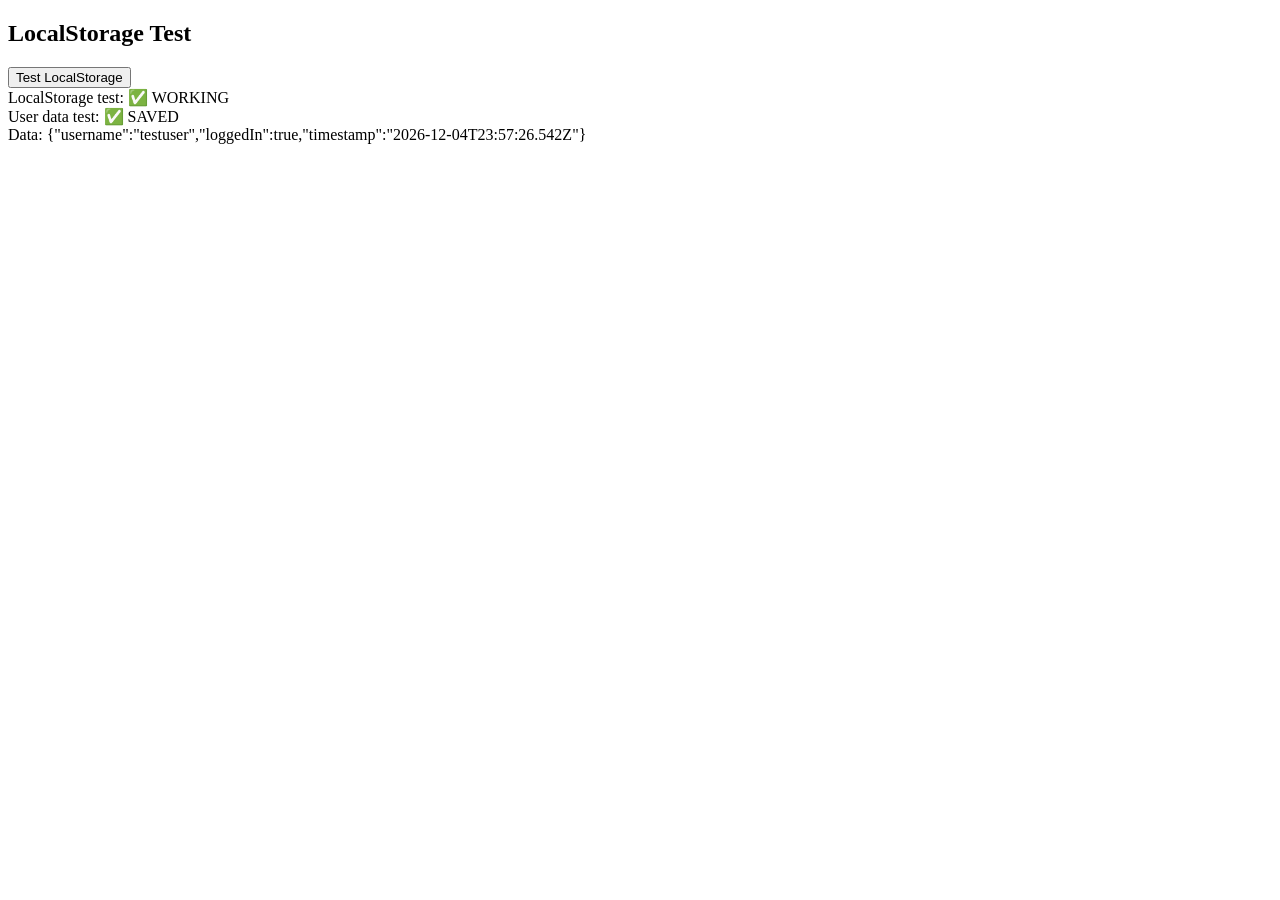
<file: frontend/test.html>
<!DOCTYPE html>
<html>
<head>
    <title>LocalStorage Test</title>
</head>
<body>
    <h2>LocalStorage Test</h2>
    <button onclick="testLocalStorage()">Test LocalStorage</button>
    <div id="result"></div>
    
    <script>
        function testLocalStorage() {
            try {
                // Try to save and read from localStorage
                localStorage.setItem('test', 'working');
                const value = localStorage.getItem('test');
                document.getElementById('result').innerHTML = 
                    'LocalStorage test: ' + (value === 'working' ? '✅ WORKING' : '❌ FAILED');
                
                // Test if we can save user data
                const userData = {
                    username: 'testuser',
                    loggedIn: true,
                    timestamp: new Date().toISOString()
                };
                
                localStorage.setItem('user', JSON.stringify(userData));
                const savedUser = localStorage.getItem('user');
                
                document.getElementById('result').innerHTML += '<br>User data test: ' + 
                    (savedUser ? '✅ SAVED' : '❌ NOT SAVED');
                    
                if (savedUser) {
                    document.getElementById('result').innerHTML += '<br>Data: ' + savedUser;
                }
                
            } catch (error) {
                document.getElementById('result').innerHTML = '❌ ERROR: ' + error.message;
            }
        }
        
        // Run test on page load
        document.addEventListener('DOMContentLoaded', testLocalStorage);
    </script>
</body>
</html>
</file>
